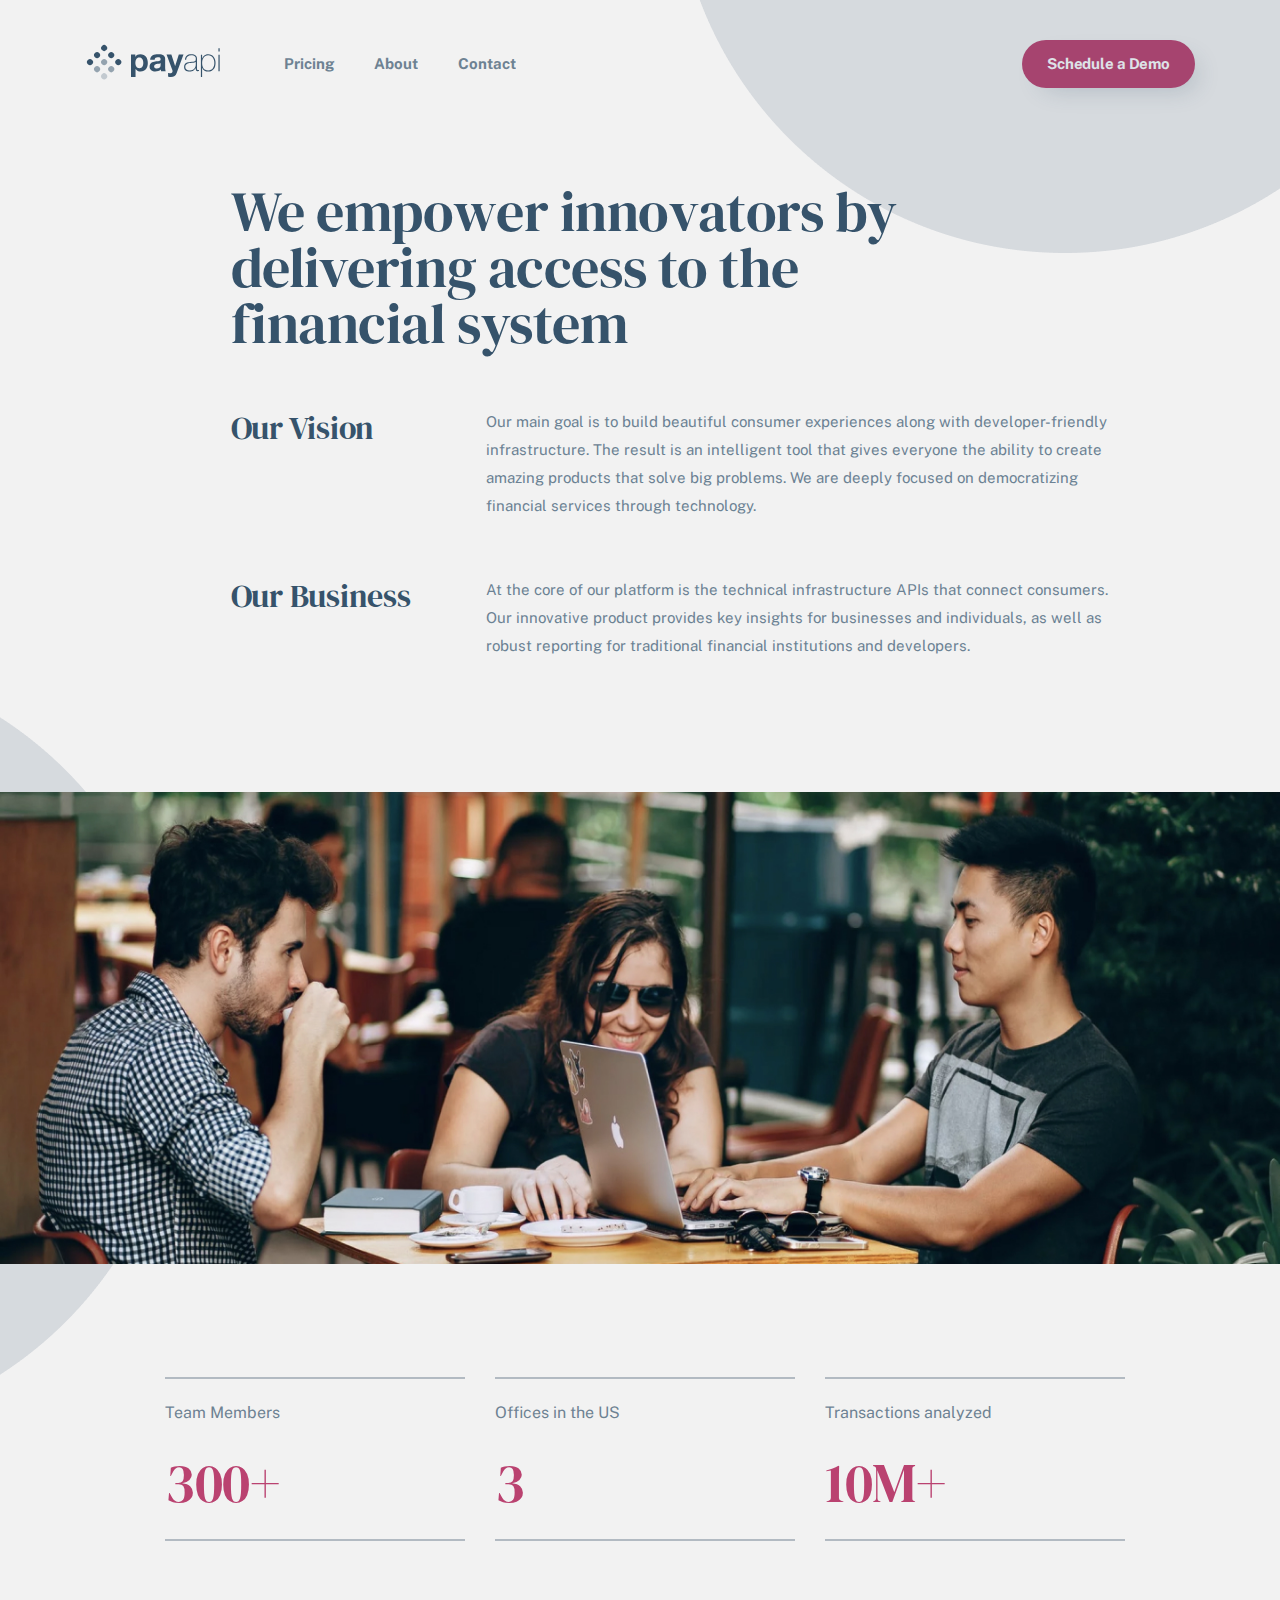
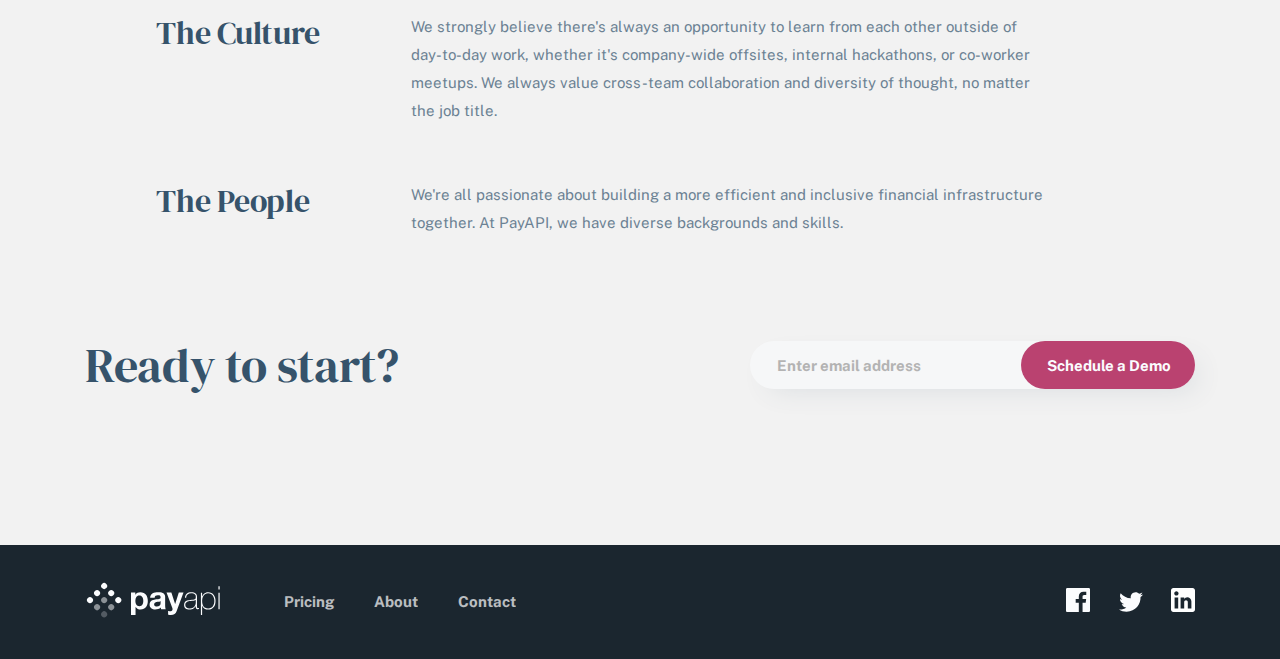
<file: about.html>
<!DOCTYPE html>
<html lang="en">
  <head>
    <meta charset="UTF-8" />
    <meta http-equiv="X-UA-Compatible" content="IE=edge" />
    <meta name="viewport" content="width=device-width, initial-scale=1.0" />
    <title>About</title>
    <link rel="stylesheet" href="./css/about.css" />
  </head>
  <body>
    <!--SITE HEADER START-->
    <header class="site_header_start">
      <nav class="site_nav_start">
        <div class="container">
          <div class="site_nav_wrapper">
            <div class="nav_wraper">
              <a class="site_logo" href="#">
                <img
                  class="site_nav_logo"
                  src="./about-images/payapi_logo.svg"
                  alt="payapi"
                />
              </a>
              <ul class="nav_item">
                <li class="nav_title">
                  <a class="nav_text" href="#">Pricing</a>
                </li>
                <li class="nav_title">
                  <a class="nav_text" href="#">About</a>
                </li>
                <li class="nav_title">
                  <a class="nav_text" href="#">Contact</a>
                </li>
              </ul>
            </div>
            <div class="btn">
              <button class="site_nav_btn">
                <a class="site_nav_btn_title" href="#">Schedule a Demo</a>
              </button>
            </div>
          </div>
          <img class="bg_img" src="./about-images/Bitmap.png" alt="" />
        </div>
      </nav>
    </header>
    <!--SITE HEADER END-->
    <!---MAIN START-->
    <main class="site_main_start">
      <!--EMPOWER SECTION START-->
      <section class="empower_section_start">
        <div class="container">
          <div class="empower_section_wrapper">
            <h1 class="empower_section_title">
              We empower innovators by delivering access to the financial system
            </h1>
            <div class="empover_section_item_wrapper">
              <h2 class="empower_section_item">Our Vision</h2>
              <p class="empower_section_desc">
                Our main goal is to build beautiful consumer experiences along
                with developer-friendly infrastructure. The result is an
                intelligent tool that gives everyone the ability to create
                amazing products that solve big problems. We are deeply focused
                on democratizing financial services through technology.
              </p>
            </div>
            <div class="empover_section_item_wraper">
              <h2 class="empower_section_item">Our Business</h2>
              <p class="empower_section_desc">
                At the core of our platform is the technical infrastructure APIs
                that connect consumers. Our innovative product provides key
                insights for businesses and individuals, as well as robust
                reporting for traditional financial institutions and developers.
              </p>
            </div>
          </div>
        </div>
          <img
            class="empower_section_people_img"
            src="./about-images/people.jpg"
            alt="people"
            width="1440"
            height="472"
          />
          <img
            class="bg_left_img"
            src="./about-images/Bitmap_left.png"
            alt=""
          />
      </section>
      <!--EMPOWER SECTION END-->
      <!--NEMBERS SECTION START-->
      <section class="nembers_section_start">
        <div class="container">
          <div class="nembers_section_wrapper">
            <ul class="nembers_section_item">
              <li class="nembers_section_box">
                <div class="linea"></div>
                <p class="nembers_title">Team Members</p>
                <p class="number">300+</p>
                <div class="linea"></div>
              </li>
              <li class="nembers_section_box">
                <div class="linea"></div>
                <p class="nembers_title">Offices in the US</p>
                <p class="number">3</p>
                <div class="linea"></div>
              </li>
              <li class="nembers_section_box">
                <div class="linea"></div>
                <p class="nembers_title">Transactions analyzed</p>
                <p class="number">10M+</p>
                <div class="linea"></div>
              </li>
            </ul>

            <div class="empover_section_item_wrapper">
              <h2 class="empower_section_item">The Culture</h2>
              <p class="empower_section_desc">
                We strongly believe there's always an opportunity to learn from
                each other outside of day-to-day work, whether it's company-wide
                offsites, internal hackathons, or co-worker meetups. We always
                value cross-team collaboration and diversity of thought, no
                matter the job title.
              </p>
            </div>
            <div class="empover_section_item_wraper">
              <h2 class="empower_section_item">The People</h2>
              <p class="empower_section_desc">
                We're all passionate about building a more efficient and
                inclusive financial infrastructure together. At PayAPI, we have
                diverse backgrounds and skills.
              </p>
            </div>
          </div>
        </div>
      </section>
      <!--NEMBERS SECTION END-->
      <section class="aside-section">
        <div class="container">
          <div class="aside-section-wrapper">
            <h2 class="aside-section-title">Ready to start?</h2>
            <form
              class="aside-section-form"
              action="https://echo.htmlacademy.ru/"
              method="post"
            >
              <input
                class="aside-section-inp"
                type="mail"
                placeholder="Enter email address"
                aria-label="Enter email address"
                required
              />
              <button class="aside-section-btn" type="submit">
                Schedule a Demo
              </button>
            </form>
          </div>
        </div>
      </section>
    </main>
    <!---MAIN END-->
    <!--FOTER START-->
    <footer class="site_foter_start">
      <div class="container">
        <div class="site_nav_wrapper">
          <div class="nav_wraper">
            <a class="site_logo" href="./pricing.html">
              <img
                class="site_nav_logo"
                src="./about-images/footer_logo.svg"
                alt="payapi"
              />
            </a>
            <ul class="nav_item">
              <li class="nav_title">
                <a class="nav_tex" href="#">Pricing</a>
              </li>
              <li class="nav_title">
                <a class="nav_tex" href="#">About</a>
              </li>
              <li class="nav_title">
                <a class="nav_tex" href="#">Contact</a>
              </li>
            </ul>
          </div>
          <div class="social">
            <a href="https://facebook.com/">
            <img class="social_img" src="./about-images/facebook.svg" alt="" width="" /></a>
            <a href="https://twitter.com/">
            <img class="social_img" src="./about-images/twiter.svg" alt="" /></a>
            <a href="https://www.linkedin.com/">
            <img class="social_img" src="./about-images/linkedin.svg" alt=""></a>
          </div>
        </div>
      </div>
    </footer>

    <!--FOTER END-->
  </body>
</html>
</file>
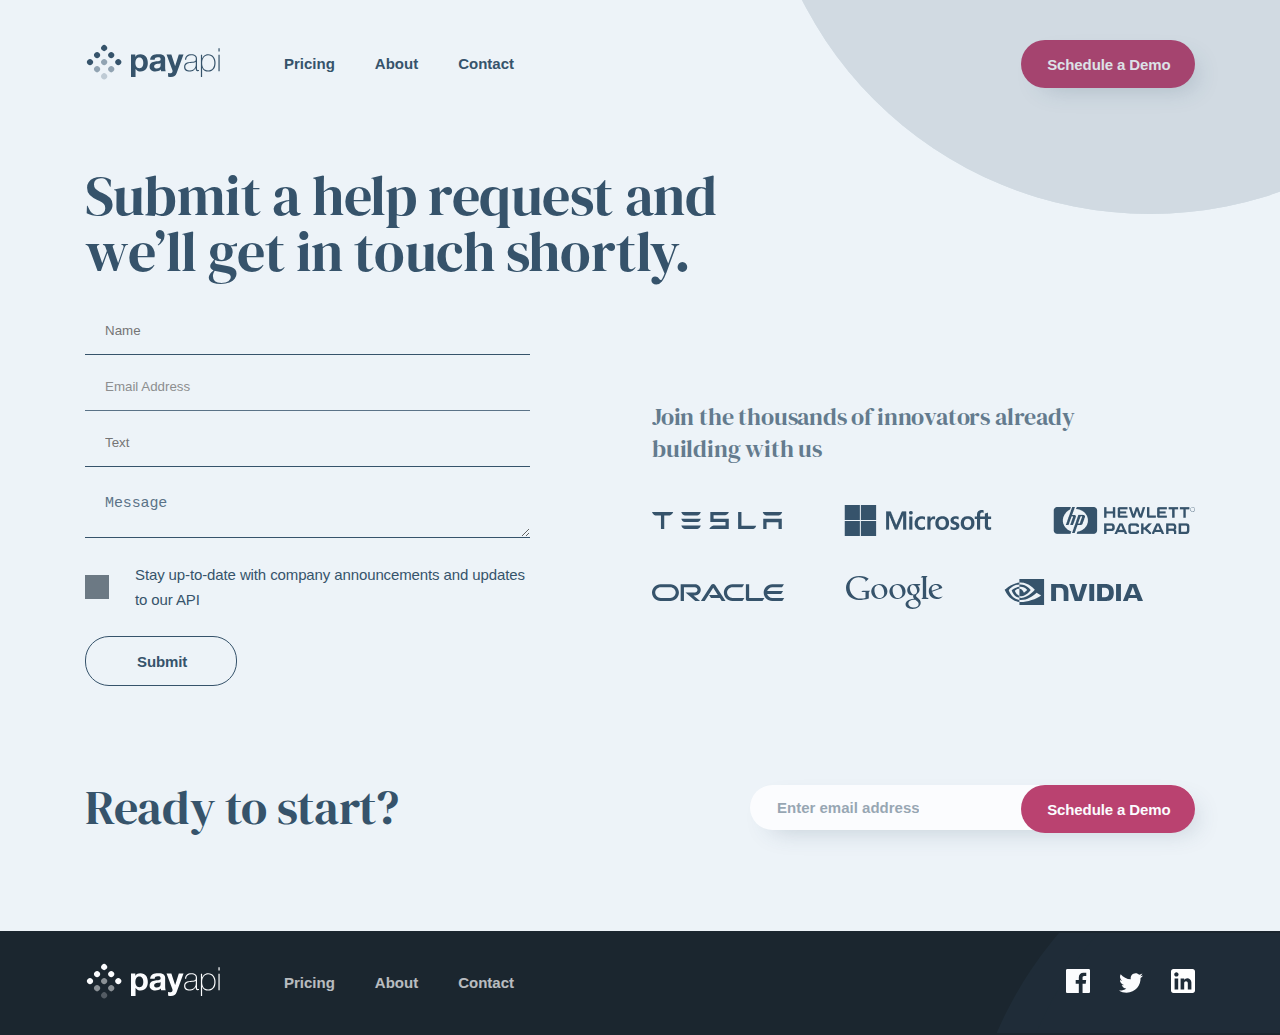
<file: contact.html>
<!DOCTYPE html>
<html lang="en">

<head>
    <meta charset="UTF-8">
    <meta http-equiv="X-UA-Compatible" content="IE=edge">
    <meta name="viewport" content="width=device-width, initial-scale=1.0">
    <title>Contact</title>
    <link rel="stylesheet" href="./css/contact.css">
</head>

<body>
    <!--! HEADER START -->
    <header class="site-header">
        <div class="container">
            <img class="site-header__image" src="/contact-images/contact-round-bg.svg" alt="">
            <div class="site-header__wrapper">
                <div class="site-header__start-box">
                    <a href="/contact.html"><img class="site-header__logotip" src="/contact-images/contact-logotip-img.svg" alt="" width="135" height="38"></a>
                    <nav class="site-header__navbar">
                        <ul class="site-header__list">
                            <li class="site-header__list-item">
                                <a class="site-header__list-item-link" href="/pricing.html">Pricing</a>
                            </li>
                            <li class="site-header__list-item">
                                <a class="site-header__list-item-link" href="/pricing.html">About</a>
                            </li>
                            <li class="site-header__list-item">
                                <a class="site-header__list-item-link" href="/pricing.html">Contact</a>
                            </li>
                        </ul>
                    </nav>
                </div>
                <a href="/contact.html" class="site-header__link-word">Schedule a Demo</a>
                <img class="site-header__burger" src="/contact-images/burger.svg" alt="">
            </div>
        </div>
        <div class="overlay">
            <div class="modal-box">
                <img src="/contact-images/close.svg" alt="" class="close-img">
                <ul class="list-modal">
                    <li class="list-modal-item">
                        <a href="/pricing.html" class="modal-link">Pricing</a>
                    </li>
                    <li class="list-modal-item">
                        <a href="/pricing.html" class="modal-link">About</a>
                    </li>
                    <li class="list-modal-item">
                        <a href="/pricing.html" class="modal-link">Contact</a>
                    </li>
                </ul>
                <a href="/contact.html" class="modal-btn">Schedule a Demo</a>
            </div>
        </div>
    </header>
    <!--! HEADER END  -->

    <!--! MAIN START -->
    <!--! HERO SECTION START -->
    <section class="hero-setion">
        <div class="container">
            <div class="hero-setion__wrapper">
                <h1 class="hero-section__title">Submit a help request and we’ll get in touch shortly.</h1>
                <div class="start-end_wrapper">
                    <div class="start_box">
                        <form action="https://echo.htmlacademy.ru" method="post">
                            <input class="name_input" type="text" name="name" aria-label="Enter name" placeholder="Name">
                            <input class="email_input" type="Email" name="email" aria-label="Enter name" pattern="[a-z0-9._%+-]+@[a-z0-9.-]+\.[a-z]{2,}$" placeholder="Email Address">
                            <input class="text_input" type="text" name="name" aria-label="Enter tetx" placeholder="Text">
                            <textarea class="txt_area" name="message" placeholder="Message"></textarea>
                            <label class="labell" for="checkbox">
                                <input class="input_radio" type="checkbox" name="select" id="radio"><span
                                    class="title_input">Stay up-to-date with company announcements and updates to our
                                    API</span>
                            </label>
                            <button class="btn" type="submit">Submit</button>
                        </form>
                    </div>
                    <div class="end_box">
                        <p class="end_box_title">Join the thousands of innovators already building with us</p>
                        <div class="box_for_media">
                            <div class="end_box_middle_box">
                                <img class="middle_box_items" src="/contact-images/contact-tesla.svg" alt="">
                                <img class="middle_box_items" src="/contact-images/microsoft.png" alt="">
                                <img class="middle_box_items" src="/contact-images/php.png" alt="">
                            </div>
                            <div class="end_box_bottom_box">
                                <img class="bottom_box_items" src="/contact-images/oracle.svg" alt="">
                                <img class="bottom_box_items" src="/contact-images/google.svg" alt="">
                                <img class="bottom_box_items" src="/contact-images/nvida.svg" alt="">
                            </div>
                        </div>
                    </div>
                </div>
            </div>
        </div>
    </section>
    <!--! HERO SECTION END  -->

    <!--! ARTICL START -->
    <article class="articel">
        <div class="container">
            <div class="article_wrapper">
                <h4 class="articl_titl">Ready to start?</h4>
                <form class="forum" action="https://echo.htmlacademy.ru">
                    <input class="input_article" type="email" name="email" placeholder="Enter email address">
                    <button class="articl_btn" type="submit">Schedule a Demo</button>
                </form>
            </div>
        </div>
    </article>
    <!--! ARTICL END   -->
    <!--! MAIN END   -->
    <footer class="footer-part">
        <div class="container">
            <div class="footer_wrapper">
                <div class="footer-start">
                    <a href="/contact-images/"><img class="footer_logotip" src="/contact-images/footer-logotip.svg" alt=""></a>
                    <ul class="footer-list">
                        <li class="items-footer">
                            <a href="/pricing.html" class="footer_link">Pricing</a>
                        </li>
                        <li class="items-footer">
                            <a href="/pricing.html" class="footer_link">About</a>
                        </li>
                        <li class="items-footer">
                            <a href="/pricing.html" class="footer_link">Contact</a>
                        </li>
                    </ul>
                </div>
                <div class="footer-end">
                    <a class="footer_soc-net" href="https://www.facebook.com/"><img src="/contact-images/faceebock.svg" alt=""></a>
                    <a class="footer_soc-net" href="https://www.facebook.com/"><img src="/contact-images/twatter.svg" alt=""></a>
                    <a class="footer_soc-net" href="https://www.facebook.com/"><img src="/contact-images/linkidin.svg" alt=""></a>
                </div>
            </div>
        </div>
    </footer>
    <script src="./js/contact.js"></script>
</body>

</html>
</file>
<file: css/about.css>
@import url("https://fonts.googleapis.com/css2?family=DM+Serif+Display&family=Public+Sans:wght@400;500;700&family=Roboto+Mono&display=swap");
/* GENERAL */
html {
  box-sizing: border-box;
  height: 100%;
  scroll-behavior: smooth;
}

*,
*::before,
*::after {
  box-sizing: border-box;
  margin: 0;
  padding: 0;
}

body {
  display: flex;
  flex-direction: column;
  height: 100%;
  margin: 0;
  font-family: "Arial", sans-serif;
  background-color: #F2F2F2;
}

img {
  max-width: 100%;
  height: auto;
}

.visually-hidden {
  position: absolute;
  width: 1px;
  height: 1px;
  margin: -1px;
  border: 0;
  padding: 0;
  clip: rect(0 0 0 0);
  overflow: hidden;
}

/* CONTAINER */
.container {
  max-width: 1150px;
  margin-right: auto;
  margin-left: auto;
  padding-right: 20px;
  padding-left: 20px;
}

a,
li,
ul {
  text-decoration: none;
  padding: 0;
  list-style: none;
}
/******SITE HEADER STYLE START*******/
.site_nav_logo:hover{
  opacity: 0.7;
  
}
.site_logo{
  margin-right: 24px;
}
.site_header_start {
  position: relative;
  background: #f2f2f2;
  padding-top: 40px;
  padding-bottom: 40px;

  
  
}

.site_nav_wrapper {
  display: flex;
  align-items: center;
  justify-content: space-between;
 
}
.bg_img{
  position: absolute;
  top:0;
  right: calc(50% - 675px);
}
.nav_wraper{
  display: flex;
}
.nav_item {
  display: flex;
  align-items: center;
}
.nav_text {
  max-width: 51px;
  width: 100%;
  font-family: "Public Sans";
  font-weight: 700;
  font-size: 15px;
  line-height: 18px;
  color: #36536b;
  mix-blend-mode: normal;
  opacity: 0.7;
  margin-left: 40px;
}
.nav_text:hover{
  color: #5483a7;
}
.nav_text:active{
  color: #96b5ce;
}

.site_nav_btn {
  width: 173px;
  height: 48px;
  border: none;
  background: #ba4270;
  box-shadow: 10px 10px 25px -10px rgba(54, 83, 107, 0.25);
  border-radius: 24px;
}

.site_nav_btn:hover{
  background: #DA6D97;
box-shadow: 10px 10px 25px -10px rgba(54, 83, 107, 0.25);
opacity: 0.7;
}
.site_nav_btn:active{
  background: #d697af;
  box-shadow: 10px 10px 25px -10px rgba(54, 83, 107, 0.25);
  opacity: 0.7;
}
.site_nav_btn_title{
 
font-family: 'Public Sans';
font-weight: 700;
font-size: 15px;
line-height: 18px;
letter-spacing: -0.115385px;
color: #FBFCFE;
}
@media only screen and (max-width: 768px){
  .bg_img{
  top:0;
  right: calc(50% - 705px);
  }
  .site_nav_btn {
    width: 173px;
    height: 48px;
   
  }
  .btn{
    margin-left: 200px;
  }

  
}
/******SITE HEADER STYLE END*******/

/******MAIN STYLE START******/

/******EMPOWER SECTION START****/

.site_main_start{

  padding-top: 56px;
  padding-bottom: 56px;
  
}
.empower_section_start{
  position: relative;
  display: flex;
  flex-direction: column;
  align-items: center;
}
.empower_section_title{
width: 730px;
font-family: 'DM Serif Display';
font-weight: 400;
font-size: 56px;
line-height: 56px;
letter-spacing: -0.430769px;
color: #36536B;
margin-left: 71px;
margin-bottom: 56px;
}


.empover_section_item_wrapper{
  display: flex;
}
.empover_section_item_wraper{
  margin-top: 56px;
  display: flex;
  
}

.empower_section_item{
width: 225px;
font-family: 'DM Serif Display';
font-weight: 400;
font-size: 32px;
line-height: 40px;
letter-spacing: -0.246154px;
margin-right: 30px;
margin-left: 71px;
color: #36536B;

}
.empower_section_desc{
  width: 635px;
  font-family: 'Public Sans';
font-weight: 400;
font-size: 15px;
line-height: 28px;
color: #6C8294;
}

.empower_section_people_img{
  width: 1440px;
  height: 472px;
  margin: 0 auto;
  margin-top: 132px;
  margin-bottom: 113px;

}
.bg_left_img{
   
 position: absolute;
 left:calc(50% - 720px);
 top: calc(50% - 125px);

 z-index: -1;
}


/******EMPOWER SECTION END****/

    /******NEMBERS SECTION START*********/
.nembers_section_item{
  display: flex;
  margin-left: 50px;
  margin-bottom: 72px;
  flex-wrap: wrap;
}
.nembers_section_box{
  margin-left: 30px;
}

  .linea{
  width: 300px;
  border: 1px solid #b2bac2;
 

}

.nembers_title{
  font-family: 'Public Sans';
font-weight: 400;
font-size: 16px;
line-height: 28px;
color: #36536B;
mix-blend-mode: normal;
margin-top: 20px;
margin-bottom: 20px;
opacity: 0.7;
}
.number{
  font-family: 'DM Serif Display';
font-weight: 400;
font-size: 56px;
line-height: 72px;
letter-spacing: -0.430769px;
color: #BA4270;
margin-bottom: 20px;
}
    /******NEMBERS SECTION END*********/
    .aside-section {
      margin-top: 100px;
      margin-bottom: 96px;
    }
    
    .aside-section-wrapper {
      display: flex;
      align-items: center;
      justify-content: space-between;
    }
    
    .aside-section-title {
      font-family: "DM Serif Display";
      font-style: normal;
      font-weight: 400;
      font-size: 48px;
      line-height: 56px;
      letter-spacing: -0.369231px;
      color: #36536b;
    }
    .aside-section-form {
      position: relative;
    }
    .aside-section-inp {
      width: 445px;
      padding: 16px 0 14px 27px;
      font-family: "Public Sans";
      font-style: normal;
      font-weight: 700;
      font-size: 15px;
      line-height: 18px;
      color: #36536b;
      background-color: #fbfcfe;
      box-shadow: 10px 10px 25px -10px rgba(54, 83, 107, 0.25);
      border-radius: 24px;
      border: none;
      outline: none;
    }
    .aside-section-inp:placeholder-shown {
      font-family: "Public Sans";
      font-style: normal;
      font-weight: 700;
      font-size: 15px;
      line-height: 18px;
      color: #36536b;
      mix-blend-mode: normal;
      opacity: 0.5;
    }
    .aside-section-btn {
      position: absolute;
      top: 0;
      right: 0;
      padding: 16px 24.5px 14px 26.5px;
      font-family: "Public Sans";
      font-style: normal;
      font-weight: 700;
      font-size: 15px;
      line-height: 18px;
      letter-spacing: -0.115385px;
      color: #fbfcfe;
      background-color: #ba4270;
      border-radius: 24px;
      border: none;
    }
  
/******MAIN STYLE END******/
/*****FOOTER START********/

.site_foter_start{
  background: #1B262F;
  padding-top: 36px;
  padding-bottom: 36px;
}

.social_img{
  margin-left: 24px;
}
.nav_tex{
  max-width: 51px;
  width: 100%;
  font-family: "Public Sans";
  font-weight: 700;
  font-size: 15px;
  line-height: 18px;
  color: #ffffff;
  mix-blend-mode: normal;
  opacity: 0.7;
  margin-left: 40px;
}
/*****FOOTER END********/
</file>
<file: css/contact.css>
@import url('https://fonts.googleapis.com/css2?family=DM+Serif+Display&family=Public+Sans:wght@400;500;700&family=Roboto+Mono&display=swap');
    /* GENERAL */
    
    html {
        box-sizing: border-box;
        height: 100%;
        scroll-behavior: smooth;
    }
    
    *,
    *::before,
    *::after {
        box-sizing: border-box;
        margin: 0;
        padding: 0;
    }
    
    body {
        display: flex;
        flex-direction: column;
        height: 100%;
        margin: 0;
        font-family: "Arial", sans-serif;
        font-weight: 400;
        background-color: #EDF3F8;
        overflow-x: hidden;
    }
    
    img {
        max-width: 100%;
        height: auto;
    }
    
    .visually-hidden {
        position: absolute;
        width: 1px;
        height: 1px;
        margin: -1px;
        border: 0;
        padding: 0;
        clip: rect(0 0 0 0);
        overflow: hidden;
    }
    /* CONTAINER */
    
    .container {
        max-width: 1150px;
        margin-right: auto;
        margin-left: auto;
        padding-right: 20px;
        padding-left: 20px;
    }
    
    a,
    li,
    ul {
        text-decoration: none;
        padding: 0;
        list-style: none;
        margin-top: 0;
    }
    /***! SITE-HEADER STYLE START ****/
    
    .site-header {
        position: relative;
        padding: 40px 0 80px 0;
    }
    
    .site-header__image {
        position: absolute;
        top: calc(50% - 650px);
        right: calc(50% - 900px);
    }
    
    .site-header__wrapper {
        display: flex;
        align-items: center;
        justify-content: space-between;
    }
    
    .site-header__start-box {
        display: flex;
        align-items: center;
        justify-content: space-between;
    }
    
    .site-header__logotip {
        margin-right: 64px;
    }
    
    .site-header__list {
        display: flex;
        align-items: center;
    }
    
    .site-header__list-item:not(:last-child) {
        margin-right: 40px;
    }
    
    .site-header__list-item-link {
        font-weight: 700;
        font-size: 15px;
        line-height: 18px;
        color: #36536B;
    }
    
    .site-header__link-word {
        font-weight: 700;
        font-size: 15px;
        line-height: 18px;
        letter-spacing: -0.115385px;
        color: #FBFCFE;
        padding: 16px 24.5px 14px 26px;
        background: #BA4270;
        box-shadow: 10px 10px 25px -10px rgba(54, 83, 107, 0.25);
        border-radius: 24px;
        cursor: pointer;
    }
    
    .site-header__burger {
        display: none;
    }
    /***! MODAL STYLE START */
    
    .modal-box {
        display: flex;
        flex-direction: column;
        align-items: center;
        max-width: 300px;
        position: fixed;
        transform: translateY(-850px);
        background-color: #1B262F;
        padding: 48px 27px 312px 27px;
        transition: 0.3s ease;
    }
    
    .overlay {
        position: fixed;
        top: 0;
        left: 0;
        background: aqua;
    }
    
    .close-img {
        width: 28px;
        margin-left: 220px;
        margin-bottom: 24px;
    }
    
    .list-modal {
        display: flex;
        flex-direction: column;
        align-items: center;
        width: 100%;
        padding-top: 43px;
        border-top: 1px solid rgb(235, 221, 221);
    }
    
    .list-modal-item {
        margin-bottom: 32px;
    }
    
    .modal-link {
        font-weight: 700;
        font-size: 20px;
        line-height: 24px;
        color: #FBFCFE;
        mix-blend-mode: normal;
        opacity: 0.7;
    }
    
    .modal-btn {
        font-weight: 700;
        font-size: 15px;
        line-height: 18px;
        letter-spacing: -0.115385px;
        color: #FBFCFE;
        padding: 16px 36px 14px 38px;
        background: #BA4270;
        box-shadow: 10px 10px 25px -10px rgba(54, 83, 107, 0.25);
        border-radius: 24px;
    }
    
    .is-active {
        transform: translate(0);
    }
    /***! MODAL STYLE END  */
    /***** MEDIA STYLE START */
    
    @media only screen and (max-width: 768px) {
        .site-header__image {
            top: calc(50% - 600px);
            right: calc(50% - 800px);
        }
    }
    
    @media only screen and (max-width: 680px) {
        .site-header__navbar {
            display: none;
        }
        .site-header__link-word {
            display: none;
        }
        .site-header__burger {
            display: block;
        }
        .site-header__image {
            display: none;
        }
    }
    /*****  MEDIA STYLE END   */
    /***! SITE-HEADER STYLE END   ****/
    /***! HERO SECTION STYLE START */
    
    .hero-setion {
        padding-bottom: 93px;
    }
    
    .hero-section__title {
        font-family: 'DM Serif Display';
        font-style: normal;
        max-width: 730px;
        font-weight: 400;
        font-size: 56px;
        line-height: 56px;
        letter-spacing: -0.430769px;
        color: #36536B;
        margin-bottom: 43px;
    }
    
    .start-end_wrapper {
        display: flex;
        justify-content: space-between;
        align-items: center;
    }
    
    form {
        display: flex;
        flex-direction: column;
    }
    
    .name_input {
        border: none;
        outline: none;
        border-bottom: 1px solid #36536B;
        padding: 0 0 16px 20px;
        background-color: transparent;
    }
    
    .email_input {
        border: none;
        outline: none;
        border-bottom: 1px solid #36536B;
        padding: 24px 0 16px 20px;
        background-color: transparent;
        opacity: 0.8;
    }
    
    .text_input {
        border: none;
        outline: none;
        border-bottom: 1px solid #36536B;
        padding: 24px 0 16px 20px;
        background-color: transparent;
    }
    
    .txt_area {
        border: none;
        outline: none;
        border-bottom: 1px solid #36536B;
        padding: 24px 0 16px 20px;
        background-color: transparent;
    }
    
    .txt_area::placeholder {
        font-weight: 400;
        font-size: 15px;
        line-height: 25px;
        letter-spacing: -0.115385px;
        color: #36536B;
        opacity: 0.8;
    }
    
    .labell {
        display: flex;
        align-items: center;
        margin-top: 24px;
        margin-bottom: 24px;
    }
    
    .input_radio {
        width: 24px;
        height: 24px;
        background-color: #6c7984;
        appearance: none;
        margin-right: 26px;
    }
    
    .input_radio:checked {
        background-image: url(/contact-images/tik.svg);
    }
    
    .title_input {
        max-width: 395px;
        font-weight: 400;
        font-size: 15px;
        line-height: 25px;
        letter-spacing: -0.115385px;
        color: #36536B;
    }
    
    .btn {
        width: 152px;
        font-weight: 700;
        font-size: 15px;
        line-height: 18px;
        text-align: center;
        letter-spacing: -0.115385px;
        color: #36536B;
        padding: 16px 49px 14px 51px;
        border: 1px solid #36536B;
        border-radius: 24px;
        background-color: transparent;
    }
    
    .btn:active {
        color: #fff;
        background-color: #36536B;
    }
    
    .end_box_title {
        max-width: 445px;
        font-weight: 400;
        font-size: 24px;
        line-height: 32px;
        letter-spacing: -0.184615px;
        color: #36536B;
        mix-blend-mode: normal;
        opacity: 0.75;
        font-family: 'DM Serif Display';
        margin-bottom: 40px;
    }
    
    .end_box_middle_box {
        display: flex;
        align-items: center;
        margin-bottom: 40px;
    }
    
    .middle_box_items:not(:last-child) {
        margin-right: 61px;
    }
    
    .end_box_bottom_box {
        display: flex;
        align-items: center;
    }
    
    .bottom_box_items:not(:last-child) {
        margin-right: 61px;
    }
    /**** MEDIA STYLE START */
    
    @media only screen and (max-width: 1100px) {
        .hero-setion__wrapper {
            display: flex;
            flex-direction: column;
            align-items: center;
        }
        .start-end_wrapper {
            display: flex;
            flex-direction: column;
            align-items: center;
        }
        .start_box {
            margin-bottom: 64px;
        }
        .hero-section__title {
            max-width: 525px;
            font-family: 'DM Serif Display';
            font-weight: 400;
            font-size: 48px;
            line-height: 56px;
            text-align: center;
            letter-spacing: -0.369231px;
            color: #36536B;
        }
        .end_box {
            display: flex;
            flex-direction: column;
            align-items: center;
        }
        .end_box_title {
            text-align: center;
            max-width: 445px;
        }
    }
    
    @media only screen and (max-width: 375px) {
        .hero-setion__wrapper {
            display: flex;
            flex-direction: column;
            align-items: center;
        }
        .start-end_wrapper {
            display: flex;
            flex-direction: column;
            align-items: center;
        }
        .start_box {
            margin-bottom: 64px;
        }
        .hero-section__title {
            max-width: 327px;
            font-family: 'DM Serif Display';
            font-style: normal;
            font-weight: 400;
            font-size: 32px;
            line-height: 36px;
            /* or 112% */
            text-align: center;
            letter-spacing: -0.246154px;
            color: #36536B;
        }
        .end_box {
            display: flex;
            flex-direction: column;
            align-items: center;
        }
        .end_box_title {
            text-align: center;
            max-width: 327px;
            font-family: 'DM Serif Display';
            font-style: normal;
            font-weight: 400;
            font-size: 24px;
            line-height: 32px;
            text-align: center;
            letter-spacing: -0.184615px;
            color: #36536B;
        }
        .box_for_media {
            display: flex;
            gap: 50px;
        }
        .end_box_middle_box {
            display: flex;
            flex-direction: column;
            align-items: center;
        }
        .middle_box_items {
            margin: 0!important;
            margin-bottom: 44px!important;
        }
        .end_box_bottom_box {
            display: flex;
            flex-direction: column;
            align-items: center;
        }
        .bottom_box_items {
            margin: 0!important;
            margin-bottom: 44px!important;
        }
        .title_input {
            max-width: 277px;
        }
    }
    /**** MEDIA STYLE END  */
    /***! HERO SECTION STYLE END   */
    /***! ARTICLE STYLE START */
    
    .articel {
        padding-bottom: 96px;
    }
    
    .article_wrapper {
        display: flex;
        align-items: center;
        justify-content: space-between;
    }
    
    .articl_titl {
        font-family: 'DM Serif Display';
        font-style: normal;
        font-weight: 400;
        font-size: 48px;
        line-height: 56px;
        letter-spacing: -0.369231px;
        color: #36536B;
    }
    
    .forum {
        position: relative;
    }
    
    .input_article {
        max-width: 445px;
        border: none;
        outline: none;
        background: #FBFCFE;
        box-shadow: 10px 10px 25px -10px rgba(54, 83, 107, 0.25);
        border-radius: 24px;
        padding: 16px 276px 14px 27px;
    }
    
    .input_article::placeholder {
        font-weight: 700;
        font-size: 15px;
        line-height: 18px;
        color: #36536B;
        mix-blend-mode: normal;
        opacity: 0.5;
    }
    
    .articl_btn {
        position: absolute;
        top: 0;
        right: 0;
        font-weight: 700;
        font-size: 15px;
        line-height: 18px;
        letter-spacing: -0.115385px;
        color: #FBFCFE;
        background: #BA4270;
        border-radius: 24px;
        padding: 16px 24.5px 14px 26.5px;
        border: none;
    }
    /*? MEDIA STYLE START */
    
    @media only screen and (max-width: 820px) {
        .article_wrapper {
            display: flex;
            align-items: center;
            flex-direction: column;
        }
        .articl_titl {
            max-width: 328px;
            font-family: 'DM Serif Display';
            font-style: normal;
            font-weight: 400;
            font-size: 32px;
            line-height: 36px;
            text-align: center;
            letter-spacing: -0.246154px;
            color: #36536B;
            margin-bottom: 40px;
        }
        .input_article::placeholder {
            font-weight: 700;
            font-size: 15px;
            line-height: 18px;
            color: #36536B;
            mix-blend-mode: normal;
            opacity: 0.5;
        }
    }
    
    @media only screen and (max-width: 375px) {
        .article_wrapper {
            display: flex;
            align-items: center;
            flex-direction: column;
        }
        .articl_titl {
            max-width: 328px;
            font-family: 'DM Serif Display';
            font-style: normal;
            font-weight: 400;
            font-size: 32px;
            line-height: 36px;
            /* identical to box height, or 112% */
            text-align: center;
            letter-spacing: -0.246154px;
            color: #36536B;
            margin-bottom: 40px;
        }
        .input_article {
            max-width: 328px;
            border: none;
            outline: none;
            background: #FBFCFE;
            box-shadow: 10px 10px 25px -10px rgba(54, 83, 107, 0.25);
            border-radius: 24px;
            padding: 16px 158px 14px 27px;
            margin-bottom: 16px;
        }
        .articl_btn {
            position: static;
        }
        .input_article::placeholder {
            font-weight: 700;
            font-size: 15px;
            line-height: 18px;
            color: #36536B;
            mix-blend-mode: normal;
            opacity: 0.5;
        }
    }
    /***! ARTICLE STYLE END  */
    /***! FOOTER STYLE START */
    
    .footer-part {
        padding: 31px 0 31px 0;
        background-color: #1B262F;
        background-image: url(/contact-images/zaybal.svg);
        background-repeat: no-repeat;
        background-position: calc(50% + 520px);
    }
    
    .footer_wrapper {
        display: flex;
        align-items: center;
        justify-content: space-between;
    }
    
    .footer-start {
        display: flex;
        align-items: center;
    }
    
    .footer_logotip {
        margin-right: 64px;
    }
    
    .footer-list {
        display: flex;
    }
    
    .items-footer:not(:last-child) {
        margin-right: 40px;
    }
    
    .footer_link {
        font-weight: 700;
        font-size: 15px;
        line-height: 18px;
        color: #FBFCFE;
        mix-blend-mode: normal;
        opacity: 0.7;
    }
    
    .footer_soc-net:not(:last-child) {
        margin-right: 24px;
    }
    /***! MEDIA STYLE START */
    
    @media only screen and (max-width:650px) {
        .footer-part {
            padding: 41px 0 57px 0;
        }
        .footer_wrapper {
            display: flex;
            align-items: center;
            flex-direction: column;
        }
        .footer_logotip {
            margin: 0;
            margin-bottom: 40px;
        }
        .footer-start {
            display: flex;
            align-items: center;
            flex-direction: column;
        }
        .footer-list {
            display: flex;
            align-items: center;
            flex-direction: column;
        }
        .items-footer {
            margin: 0 !important;
            margin-bottom: 32px!important;
        }
    }
    /***! FOOTER STYLE END   */
    /***! FOOTER STYLE END   */
</file>
